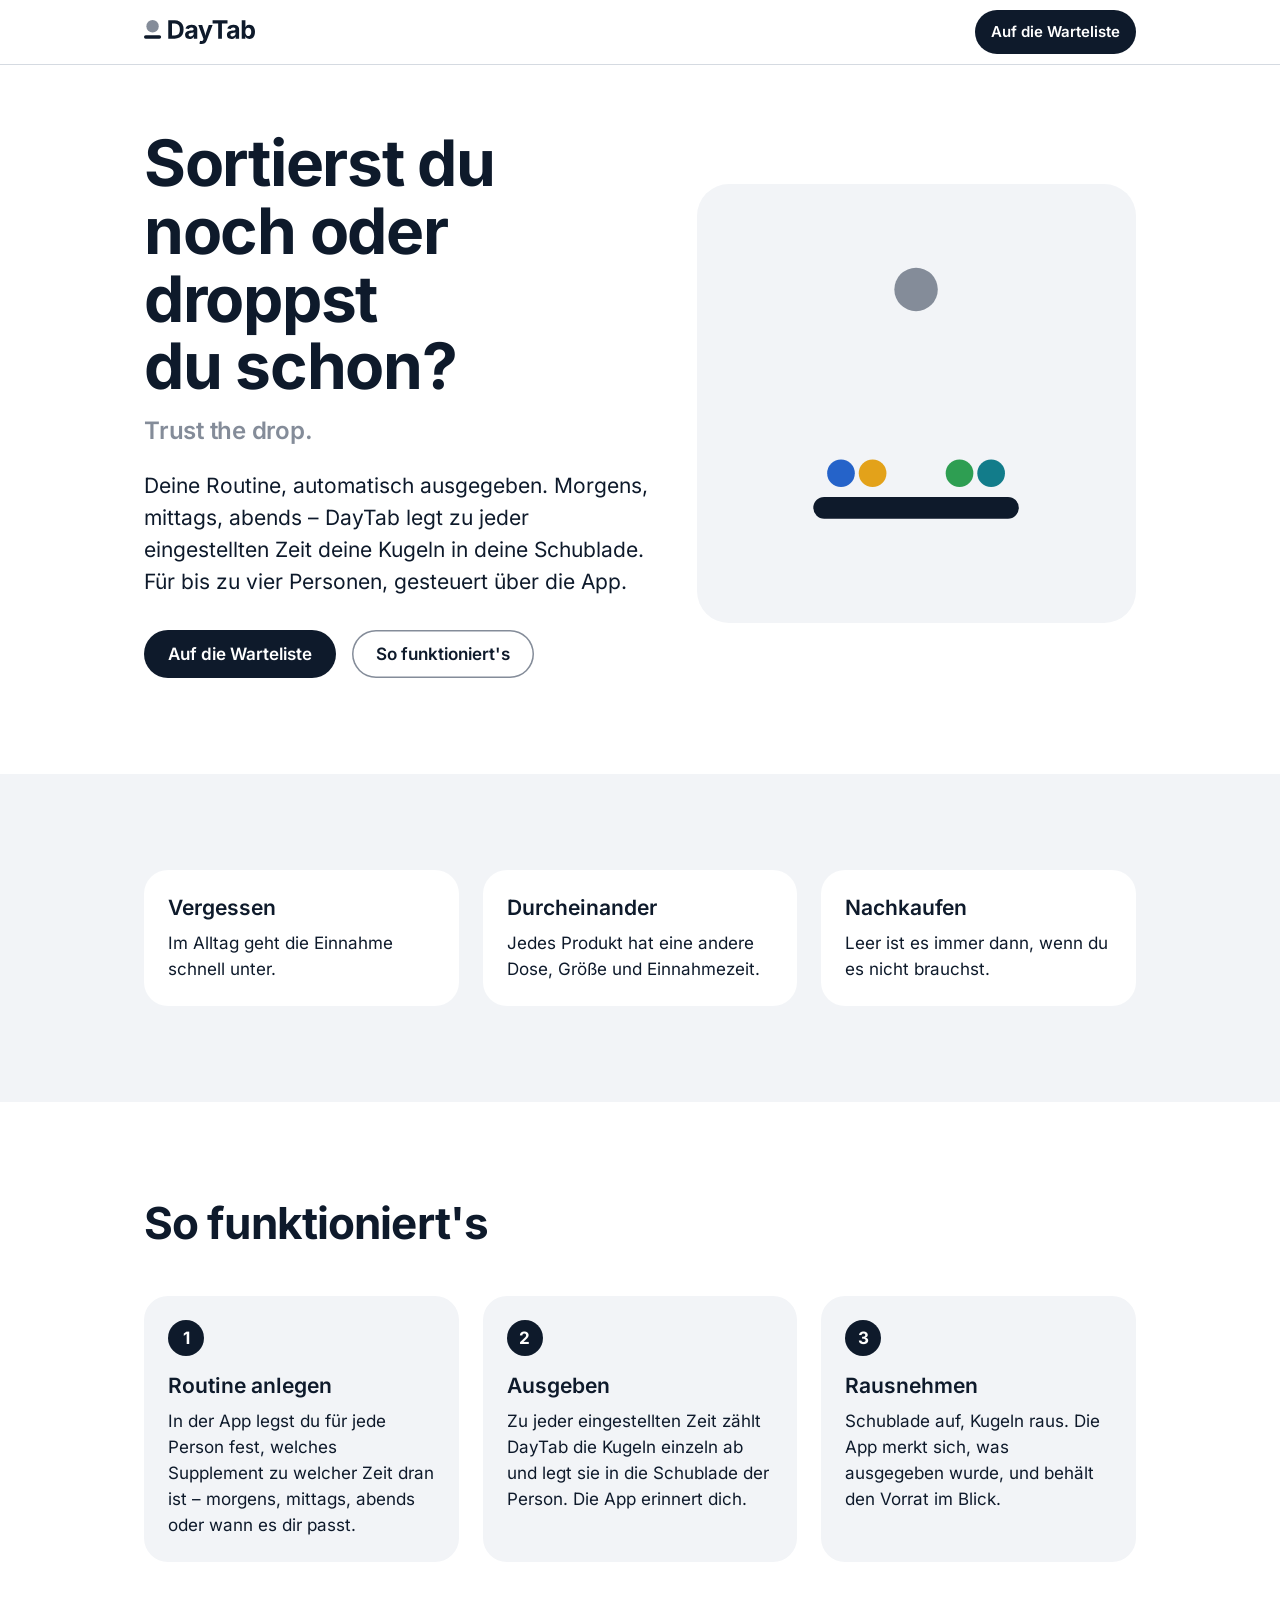
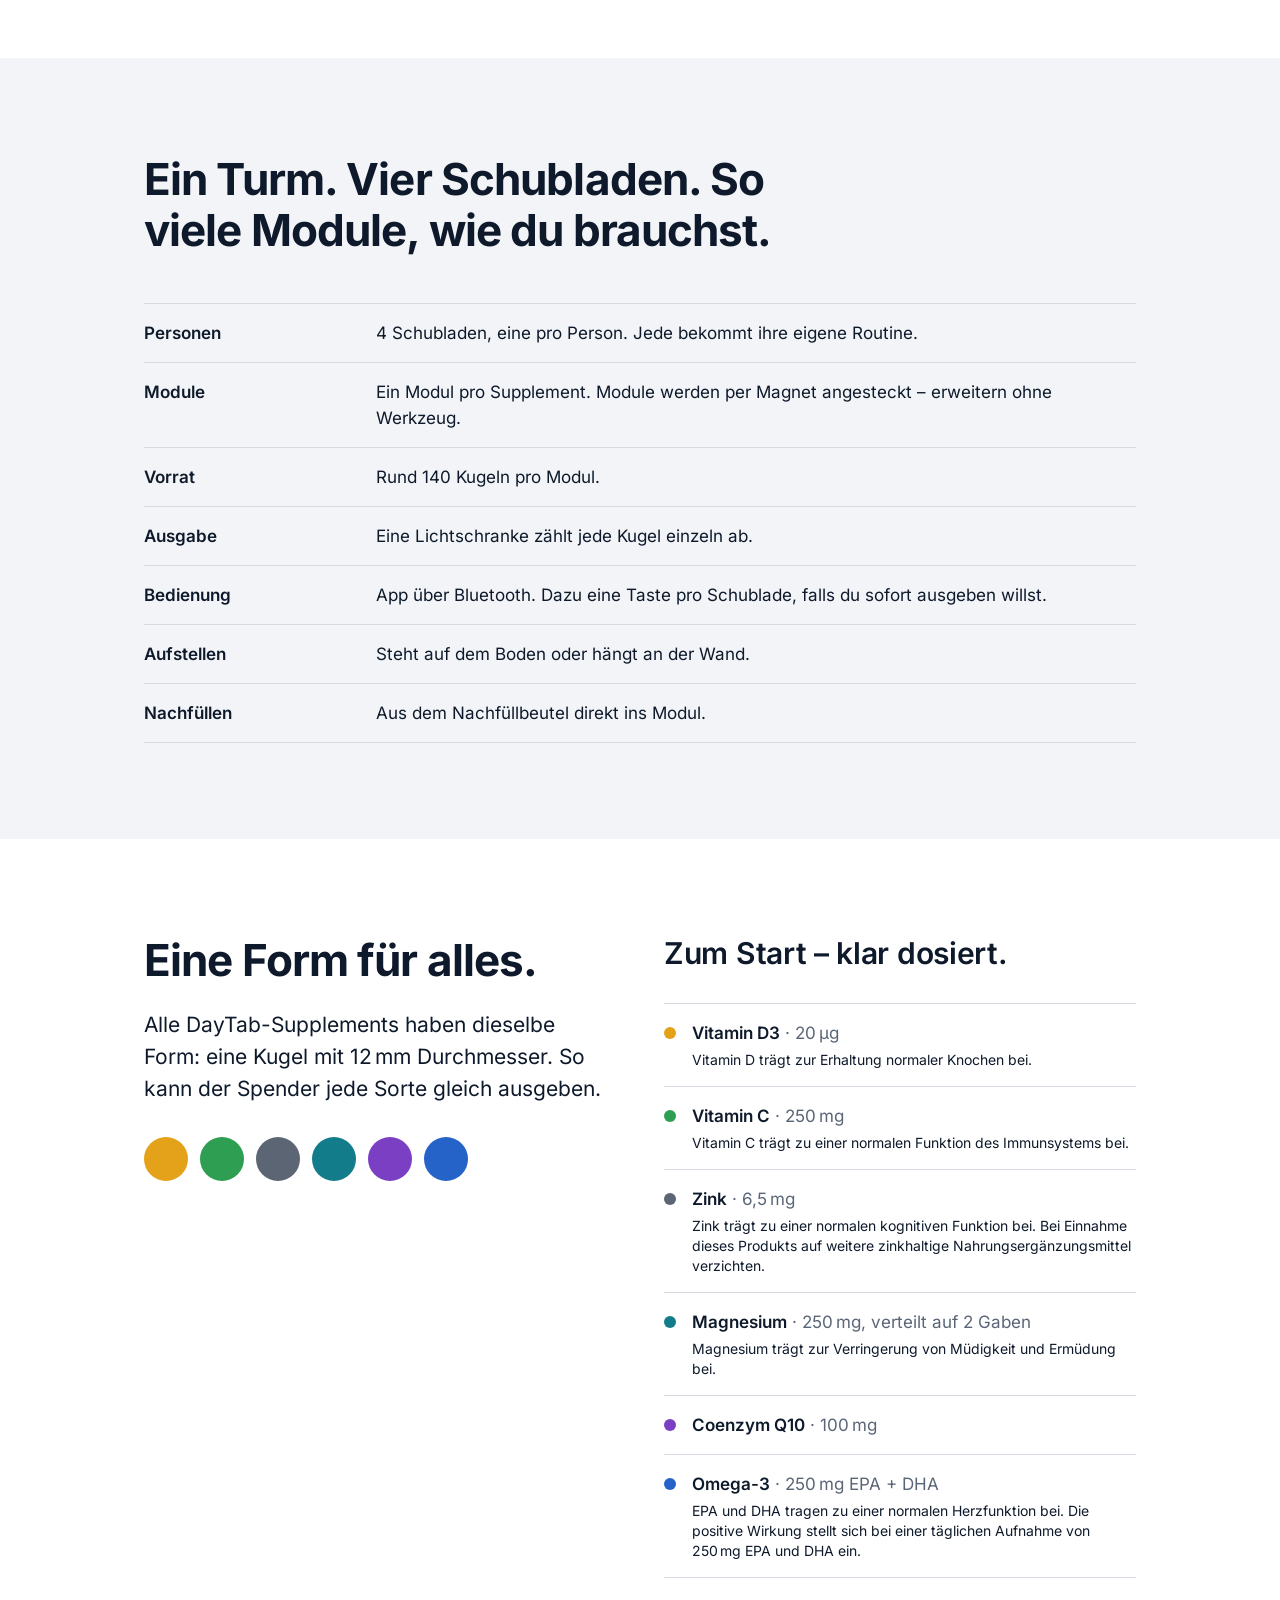
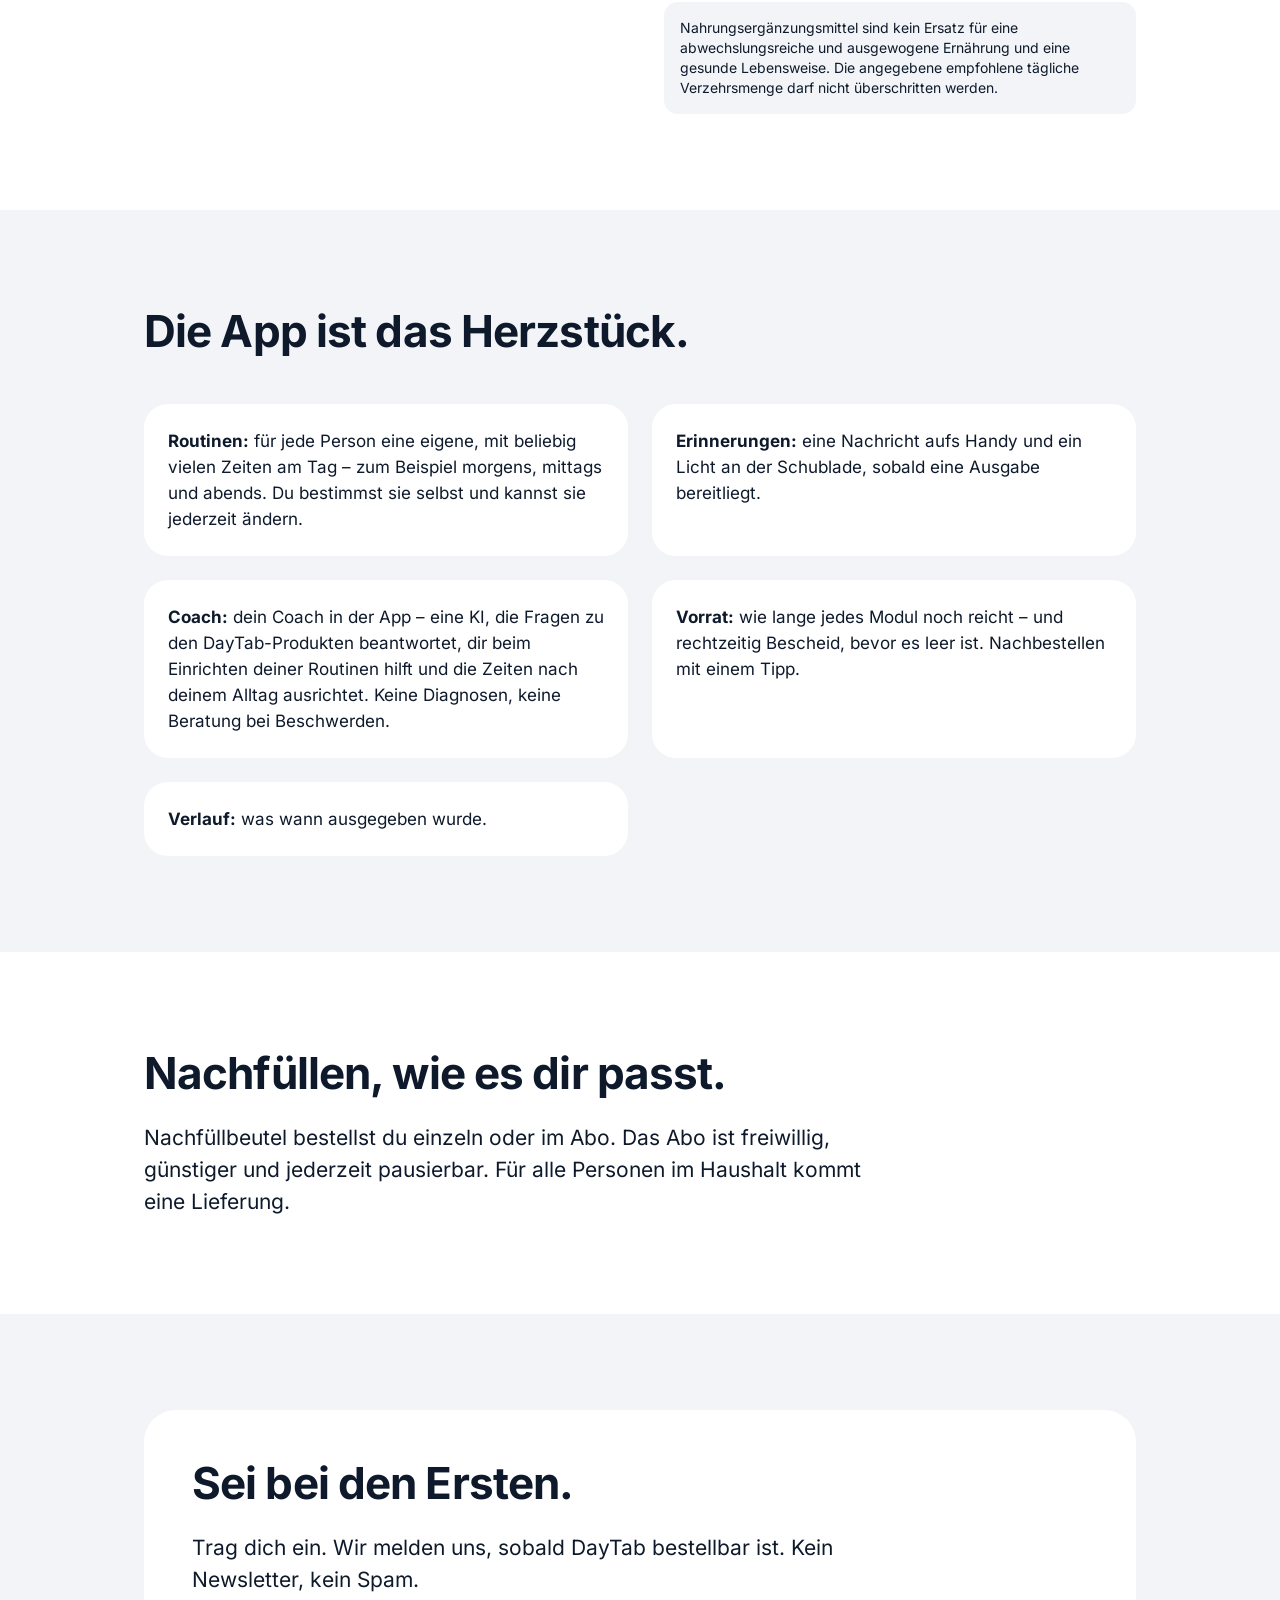
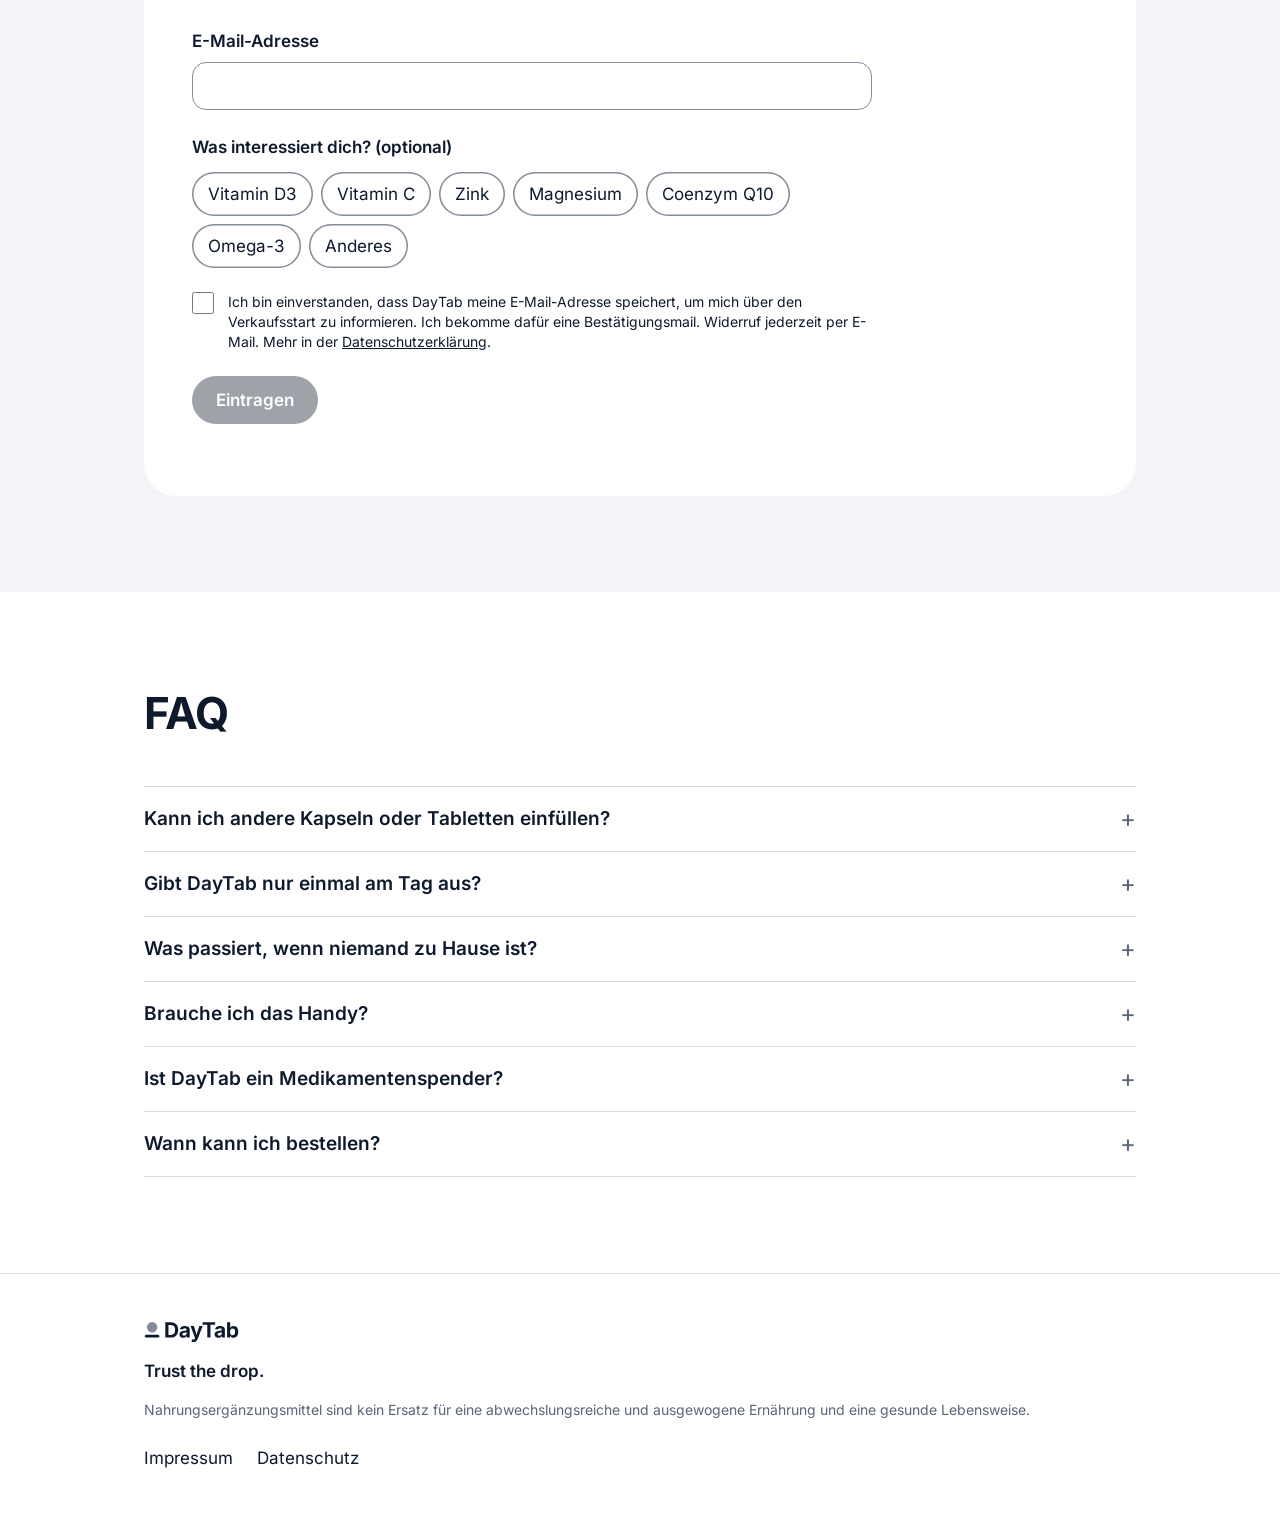
<file: index.html>
<!doctype html>
<html lang="de">
<head>
<meta charset="utf-8">
<meta name="viewport" content="width=device-width, initial-scale=1">
<title>DayTab – Deine Supplements, automatisch ausgegeben</title>
<meta name="description" content="DayTab gibt deine Supplements nach deiner Routine aus – zu mehreren Zeiten am Tag, für bis zu vier Personen. Jetzt auf die Warteliste.">
<meta property="og:title" content="DayTab – Deine Supplements, automatisch ausgegeben">
<meta property="og:description" content="DayTab gibt deine Supplements nach deiner Routine aus – zu mehreren Zeiten am Tag, für bis zu vier Personen. Jetzt auf die Warteliste.">
<link rel="icon" href="/assets/daytab-zeichen.svg" type="image/svg+xml">
<link rel="preload" href="/assets/fonts/inter-latin-400.woff2" as="font" type="font/woff2" crossorigin>
<link rel="preload" href="/assets/fonts/inter-latin-700.woff2" as="font" type="font/woff2" crossorigin>
<link rel="stylesheet" href="/assets/site.css">
<style>
/* Seiten-Styles, nur Tokens aus site.css */
.skip{position:absolute;left:-9999px}
.skip:focus{left:var(--space-4);top:var(--space-4);z-index:10;background:var(--surface);padding:var(--space-2) var(--space-4);border-radius:var(--radius-s)}
header.top{position:sticky;top:0;z-index:5;background:rgba(255,255,255,.88);-webkit-backdrop-filter:saturate(180%) blur(16px);backdrop-filter:saturate(180%) blur(16px);border-bottom:1px solid var(--line)}
header.top .wrap{display:flex;align-items:center;justify-content:space-between;min-height:64px}
.logo{display:inline-flex;align-items:center;min-height:44px}
.logo img{width:112px;height:auto}
section{padding:var(--space-24) 0}
section.mist{background:var(--surface-mist)}
h1,h2,h3{margin:0;text-wrap:balance}
.display{font-size:clamp(40px,7vw,64px);line-height:1.06;font-weight:700;letter-spacing:-.02em}
.h1{font-size:clamp(32px,5vw,44px);line-height:1.14;font-weight:700;letter-spacing:-.02em}
.h2{font-size:clamp(24px,3.4vw,30px);line-height:1.2;font-weight:600;letter-spacing:-.01em}
.h3{font-size:21px;line-height:28px;font-weight:600}
.claim-hero{font-size:24px;line-height:30px;font-weight:600;letter-spacing:-.01em;color:var(--brand-silver);margin:var(--space-4) 0 0}
.claim-foot{font-weight:600;color:var(--ink)}
.lead{font-size:21px;line-height:32px;color:var(--ink);max-width:36em;margin:var(--space-6) 0 0}
p{margin:0}
.muted{color:var(--ink-muted)}
.small{font-size:14px;line-height:20px}
.label{font-size:13px;line-height:16px;font-weight:600;letter-spacing:.06em;text-transform:uppercase;color:var(--ink-muted)}
.btn{display:inline-flex;align-items:center;justify-content:center;font:inherit;font-size:17px;font-weight:600;line-height:20px;min-height:48px;padding:0 var(--space-6);border-radius:var(--radius-pill);border:0;cursor:pointer;text-decoration:none}
.btn-primary{background:var(--action);color:var(--on-action)}
.btn-secondary{background:transparent;color:var(--ink);box-shadow:inset 0 0 0 1.5px var(--line-strong)}
.btn:disabled{opacity:.4;cursor:default}
.btn-small{min-height:44px;font-size:15px;padding:0 var(--space-4)}

/* Hero */
.hero{padding:var(--space-16) 0 var(--space-24)}
.hero-grid{display:grid;gap:var(--space-12);align-items:center}
@media(min-width:900px){.hero-grid{grid-template-columns:1.15fr 1fr}}
.hero .actions{margin-top:var(--space-8);display:flex;flex-wrap:wrap;gap:var(--space-4)}
.stage{background:var(--surface-mist);border-radius:var(--radius-xl);aspect-ratio:1/1;display:flex;align-items:center;justify-content:center}
.stage svg{width:72%;height:auto}
@media (prefers-reduced-motion:no-preference){
  .drop{animation:drop 3.2s cubic-bezier(.5,0,.75,0) infinite}
  @keyframes drop{0%,15%{transform:translateY(0);opacity:1}55%{transform:translateY(212px);opacity:1}62%,100%{transform:translateY(212px);opacity:0}}
}

/* Karten, Schritte */
.cards{display:grid;gap:var(--space-6);margin-top:var(--space-12)}
@media(min-width:760px){.cards{grid-template-columns:repeat(3,1fr)}}
.card{background:var(--surface-mist);border-radius:var(--radius-l);padding:var(--space-6)}
section.mist .card{background:var(--surface)}
.card p{margin-top:var(--space-2)}
.cards.first{margin-top:0}
.step-no{display:inline-flex;align-items:center;justify-content:center;width:36px;height:36px;border-radius:50%;background:var(--action);color:var(--on-action);font-weight:700;font-size:17px;margin-bottom:var(--space-4)}

/* Spender */
.specs{margin:var(--space-12) 0 0;padding:0;border-top:1px solid var(--line)}
.specs div{display:grid;gap:var(--space-1) var(--space-8);padding:var(--space-4) 0;border-bottom:1px solid var(--line)}
@media(min-width:760px){.specs div{grid-template-columns:200px 1fr}}
.specs dt{font-weight:600}
.specs dd{margin:0}

/* Kugeln */
.two{display:grid;gap:var(--space-12)}
@media(min-width:900px){.two{grid-template-columns:1fr 1fr;align-items:start}}
.sortiment{list-style:none;margin:var(--space-8) 0 0;padding:0;border-top:1px solid var(--line)}
.sortiment li{display:grid;grid-template-columns:16px 1fr;gap:var(--space-1) var(--space-3);padding:var(--space-4) 0;border-bottom:1px solid var(--line)}
.dot{width:12px;height:12px;border-radius:50%;margin-top:7px}
.sortiment .name{font-weight:600}
.sortiment .menge{color:var(--ink-muted)}
.sortiment .claim{grid-column:2;font-size:14px;line-height:20px}
.pflicht{margin-top:var(--space-6);background:var(--surface);border-radius:var(--radius-m);padding:var(--space-4);font-size:14px;line-height:20px}
section.mist .pflicht{background:var(--surface)}
.ball-row{display:flex;flex-wrap:wrap;gap:var(--space-3);margin-top:var(--space-8)}
.ball-row span{width:44px;height:44px;border-radius:50%}

/* App */
.points{list-style:none;margin:var(--space-12) 0 0;padding:0;display:grid;gap:var(--space-6)}
@media(min-width:760px){.points{grid-template-columns:1fr 1fr}}
.points li{background:var(--surface-mist);border-radius:var(--radius-l);padding:var(--space-6)}

/* Warteliste */
.wl{background:var(--surface);border-radius:var(--radius-xl);padding:var(--space-8)}
@media(min-width:760px){.wl{padding:var(--space-12)}}
.wl form{margin-top:var(--space-8);display:grid;gap:var(--space-6);max-width:40em}
.field label{display:block;font-weight:600;margin-bottom:var(--space-2)}
.field input[type=email]{width:100%;font:inherit;min-height:48px;padding:0 var(--space-4);border-radius:var(--radius-m);border:1.5px solid var(--line-strong);background:var(--surface);color:var(--ink)}
fieldset{border:0;margin:0;padding:0}
legend{font-weight:600;margin-bottom:var(--space-3);padding:0}
.chips{display:flex;flex-wrap:wrap;gap:var(--space-2)}
.chip{position:relative}
.chip input{position:absolute;opacity:0;width:1px;height:1px}
.chip span{display:inline-flex;align-items:center;min-height:44px;padding:0 var(--space-4);border-radius:var(--radius-pill);box-shadow:inset 0 0 0 1.5px var(--line-strong);cursor:pointer;user-select:none}
.chip input:checked+span{background:var(--ink);color:var(--surface);box-shadow:none}
.chip input:focus-visible+span{outline:2px solid var(--focus);outline-offset:2px}
.consent{display:grid;grid-template-columns:24px 1fr;gap:var(--space-3);align-items:start;font-size:14px;line-height:20px}
.consent input{width:22px;height:22px;margin:0;accent-color:var(--ink)}
.status{font-weight:600}
.status.ok{color:var(--signal-ok)}
.status.err{color:var(--signal-error)}

/* FAQ */
.faq{margin-top:var(--space-12);border-top:1px solid var(--line)}
.faq details{border-bottom:1px solid var(--line)}
.faq summary{cursor:pointer;list-style:none;display:flex;justify-content:space-between;align-items:center;gap:var(--space-4);min-height:64px;font-weight:600;font-size:19px}
.faq summary::-webkit-details-marker{display:none}
.faq summary::after{content:"+";font-weight:400;font-size:24px;color:var(--ink-muted)}
.faq details[open] summary::after{content:"−"}
.faq details p{padding:0 0 var(--space-6);max-width:44em}

/* Fußzeile */
footer{border-top:1px solid var(--line);padding:var(--space-12) 0}
footer .wrap{display:grid;gap:var(--space-4)}
footer nav{display:flex;gap:var(--space-6)}
footer nav a{color:var(--ink);text-decoration:none;min-height:44px;display:inline-flex;align-items:center}
footer nav a:hover{text-decoration:underline}
</style>
</head>
<body>
<a class="skip" href="#inhalt">Zum Inhalt</a>

<header class="top">
  <div class="wrap">
    <a class="logo" href="/" aria-label="DayTab Startseite"><img src="/assets/daytab-logo.svg" alt="DayTab" width="112" height="24"></a>
    <a class="btn btn-primary btn-small" href="#warteliste">Auf die Warteliste</a>
  </div>
</header>

<main id="inhalt">

<!-- Hero -->
<section class="hero">
  <div class="wrap hero-grid">
    <div>
      <h1 class="display">Sortierst du noch oder droppst du schon?</h1>
      <p class="claim-hero">Trust the drop.</p>
      <p class="lead">Deine Routine, automatisch ausgegeben. Morgens, mittags, abends – DayTab legt zu jeder eingestellten Zeit deine Kugeln in deine Schublade. Für bis zu vier Personen, gesteuert über die App.</p>
      <div class="actions">
        <a class="btn btn-primary" href="#warteliste">Auf die Warteliste</a>
        <a class="btn btn-secondary" href="#so-funktionierts">So funktioniert's</a>
      </div>
    </div>
    <div class="stage" aria-hidden="true">
      <!-- Grafik: Bildzeichen-Motiv (Kugel über Balken), keine Konstruktion -->
      <svg viewBox="0 0 320 320">
        <circle class="drop" cx="160" cy="44" r="22" fill="#848C99"/>
        <rect x="56" y="254" width="208" height="22" rx="11" fill="#0E1A2B"/>
        <circle cx="84" cy="230" r="14" fill="#2563C9"/>
        <circle cx="116" cy="230" r="14" fill="#E3A21A"/>
        <circle cx="204" cy="230" r="14" fill="#2E9E52"/>
        <circle cx="236" cy="230" r="14" fill="#127C8A"/>
      </svg>
    </div>
  </div>
</section>

<!-- Problem -->
<section class="mist" aria-label="Warum DayTab">
  <div class="wrap">
    <div class="cards first">
      <div class="card"><h2 class="h3">Vergessen</h2><p>Im Alltag geht die Einnahme schnell unter.</p></div>
      <div class="card"><h2 class="h3">Durcheinander</h2><p>Jedes Produkt hat eine andere Dose, Größe und Einnahmezeit.</p></div>
      <div class="card"><h2 class="h3">Nachkaufen</h2><p>Leer ist es immer dann, wenn du es nicht brauchst.</p></div>
    </div>
  </div>
</section>

<!-- So funktioniert's -->
<section id="so-funktionierts">
  <div class="wrap">
    <h2 class="h1">So funktioniert's</h2>
    <div class="cards">
      <div class="card"><span class="step-no">1</span><h3 class="h3">Routine anlegen</h3><p>In der App legst du für jede Person fest, welches Supplement zu welcher Zeit dran ist – morgens, mittags, abends oder wann es dir passt.</p></div>
      <div class="card"><span class="step-no">2</span><h3 class="h3">Ausgeben</h3><p>Zu jeder eingestellten Zeit zählt DayTab die Kugeln einzeln ab und legt sie in die Schublade der Person. Die App erinnert dich.</p></div>
      <div class="card"><span class="step-no">3</span><h3 class="h3">Rausnehmen</h3><p>Schublade auf, Kugeln raus. Die App merkt sich, was ausgegeben wurde, und behält den Vorrat im Blick.</p></div>
    </div>
  </div>
</section>

<!-- Der Spender -->
<section class="mist" id="spender">
  <div class="wrap">
    <h2 class="h1">Ein Turm. Vier Schubladen. So viele Module, wie du brauchst.</h2>
    <dl class="specs">
      <div><dt>Personen</dt><dd>4 Schubladen, eine pro Person. Jede bekommt ihre eigene Routine.</dd></div>
      <div><dt>Module</dt><dd>Ein Modul pro Supplement. Module werden per Magnet angesteckt – erweitern ohne Werkzeug.</dd></div>
      <div><dt>Vorrat</dt><dd>Rund 140 Kugeln pro Modul.</dd></div>
      <div><dt>Ausgabe</dt><dd>Eine Lichtschranke zählt jede Kugel einzeln ab.</dd></div>
      <div><dt>Bedienung</dt><dd>App über Bluetooth. Dazu eine Taste pro Schublade, falls du sofort ausgeben willst.</dd></div>
      <div><dt>Aufstellen</dt><dd>Steht auf dem Boden oder hängt an der Wand.</dd></div>
      <div><dt>Nachfüllen</dt><dd>Aus dem Nachfüllbeutel direkt ins Modul.</dd></div>
    </dl>
  </div>
</section>

<!-- Die Kugeln -->
<section id="kugeln">
  <div class="wrap two">
    <div>
      <h2 class="h1">Eine Form für alles.</h2>
      <p class="lead">Alle DayTab-Supplements haben dieselbe Form: eine Kugel mit 12&#8239;mm Durchmesser. So kann der Spender jede Sorte gleich ausgeben.</p>
      <div class="ball-row" aria-hidden="true">
        <span style="background:var(--produkt-d3)"></span><span style="background:var(--produkt-vitc)"></span><span style="background:var(--produkt-zink)"></span><span style="background:var(--produkt-mg)"></span><span style="background:var(--produkt-q10)"></span><span style="background:var(--produkt-omega3)"></span>
      </div>
    </div>
    <div>
      <h3 class="h2">Zum Start – klar dosiert.</h3>
      <ul class="sortiment">
        <li><span class="dot" style="background:var(--produkt-d3)"></span><p><span class="name">Vitamin D3</span> <span class="menge">· 20&#8239;µg</span></p><p class="claim">Vitamin D trägt zur Erhaltung normaler Knochen bei.</p></li>
        <li><span class="dot" style="background:var(--produkt-vitc)"></span><p><span class="name">Vitamin C</span> <span class="menge">· 250&#8239;mg</span></p><p class="claim">Vitamin C trägt zu einer normalen Funktion des Immunsystems bei.</p></li>
        <li><span class="dot" style="background:var(--produkt-zink)"></span><p><span class="name">Zink</span> <span class="menge">· 6,5&#8239;mg</span></p><p class="claim">Zink trägt zu einer normalen kognitiven Funktion bei. Bei Einnahme dieses Produkts auf weitere zinkhaltige Nahrungsergänzungsmittel verzichten.</p></li>
        <li><span class="dot" style="background:var(--produkt-mg)"></span><p><span class="name">Magnesium</span> <span class="menge">· 250&#8239;mg, verteilt auf 2 Gaben</span></p><p class="claim">Magnesium trägt zur Verringerung von Müdigkeit und Ermüdung bei.</p></li>
        <li><span class="dot" style="background:var(--produkt-q10)"></span><p><span class="name">Coenzym Q10</span> <span class="menge">· 100&#8239;mg</span></p></li>
        <li><span class="dot" style="background:var(--produkt-omega3)"></span><p><span class="name">Omega-3</span> <span class="menge">· 250&#8239;mg EPA + DHA</span></p><p class="claim">EPA und DHA tragen zu einer normalen Herzfunktion bei. Die positive Wirkung stellt sich bei einer täglichen Aufnahme von 250&#8239;mg EPA und DHA ein.</p></li>
      </ul>
      <p class="pflicht" style="background:var(--surface-mist)">Nahrungsergänzungsmittel sind kein Ersatz für eine abwechslungsreiche und ausgewogene Ernährung und eine gesunde Lebensweise. Die angegebene empfohlene tägliche Verzehrsmenge darf nicht überschritten werden.</p>
    </div>
  </div>
</section>

<!-- App -->
<section class="mist" id="app">
  <div class="wrap">
    <h2 class="h1">Die App ist das Herzstück.</h2>
    <ul class="points">
      <li style="background:var(--surface)"><strong>Routinen:</strong> für jede Person eine eigene, mit beliebig vielen Zeiten am Tag – zum Beispiel morgens, mittags und abends. Du bestimmst sie selbst und kannst sie jederzeit ändern.</li>
      <li style="background:var(--surface)"><strong>Erinnerungen:</strong> eine Nachricht aufs Handy und ein Licht an der Schublade, sobald eine Ausgabe bereitliegt.</li>
      <li style="background:var(--surface)"><strong>Coach:</strong> dein Coach in der App – eine KI, die Fragen zu den DayTab-Produkten beantwortet, dir beim Einrichten deiner Routinen hilft und die Zeiten nach deinem Alltag ausrichtet. Keine Diagnosen, keine Beratung bei Beschwerden.</li>
      <li style="background:var(--surface)"><strong>Vorrat:</strong> wie lange jedes Modul noch reicht – und rechtzeitig Bescheid, bevor es leer ist. Nachbestellen mit einem Tipp.</li>
      <li style="background:var(--surface)"><strong>Verlauf:</strong> was wann ausgegeben wurde.</li>
    </ul>
  </div>
</section>

<!-- Abo -->
<section id="abo">
  <div class="wrap">
    <h2 class="h1">Nachfüllen, wie es dir passt.</h2>
    <p class="lead">Nachfüllbeutel bestellst du einzeln oder im Abo. Das Abo ist freiwillig, günstiger und jederzeit pausierbar. Für alle Personen im Haushalt kommt eine Lieferung.</p>
  </div>
</section>

<!-- Warteliste -->
<section class="mist" id="warteliste">
  <div class="wrap">
    <div class="wl">
      <h2 class="h1">Sei bei den Ersten.</h2>
      <p class="lead">Trag dich ein. Wir melden uns, sobald DayTab bestellbar ist. Kein Newsletter, kein Spam.</p>
      <form id="wl-form" novalidate>
        <div class="field">
          <label for="wl-email">E-Mail-Adresse</label>
          <input id="wl-email" name="email" type="email" autocomplete="email" required>
        </div>
        <fieldset>
          <legend>Was interessiert dich? (optional)</legend>
          <div class="chips">
            <label class="chip"><input type="checkbox" name="interests" value="Vitamin D3"><span>Vitamin D3</span></label>
            <label class="chip"><input type="checkbox" name="interests" value="Vitamin C"><span>Vitamin C</span></label>
            <label class="chip"><input type="checkbox" name="interests" value="Zink"><span>Zink</span></label>
            <label class="chip"><input type="checkbox" name="interests" value="Magnesium"><span>Magnesium</span></label>
            <label class="chip"><input type="checkbox" name="interests" value="Coenzym Q10"><span>Coenzym Q10</span></label>
            <label class="chip"><input type="checkbox" name="interests" value="Omega-3"><span>Omega-3</span></label>
            <label class="chip"><input type="checkbox" name="interests" value="Anderes"><span>Anderes</span></label>
          </div>
        </fieldset>
        <label class="consent"><input type="checkbox" name="consent" id="wl-consent" required><span>Ich bin einverstanden, dass DayTab meine E-Mail-Adresse speichert, um mich über den Verkaufsstart zu informieren. Ich bekomme dafür eine Bestätigungsmail. Widerruf jederzeit per E-Mail. Mehr in der <a href="/datenschutz">Datenschutzerklärung</a>.</span></label>
        <div><button class="btn btn-primary" type="submit" id="wl-submit" disabled>Eintragen</button></div>
        <p class="status" id="wl-status" role="status" aria-live="polite"></p>
      </form>
    </div>
  </div>
</section>

<!-- FAQ -->
<section id="faq">
  <div class="wrap">
    <h2 class="h1">FAQ</h2>
    <div class="faq">
      <details><summary>Kann ich andere Kapseln oder Tabletten einfüllen?</summary><p>Nein. DayTab ist auf die DayTab-Kugeln abgestimmt. Nur damit kann der Spender jede Kugel einzeln ausgeben.</p></details>
      <details><summary>Gibt DayTab nur einmal am Tag aus?</summary><p>Nein. Jede Person hat ihre eigene Routine mit so vielen Zeiten, wie sie braucht – zum Beispiel morgens, mittags und abends.</p></details>
      <details><summary>Was passiert, wenn niemand zu Hause ist?</summary><p>Die Kugeln bleiben im Modul, bis die eingestellte Zeit kommt. Dann landen sie in der Schublade der Person. Die App zeigt, was noch nicht entnommen wurde.</p></details>
      <details><summary>Brauche ich das Handy?</summary><p>Zum Einrichten ja. Danach läuft DayTab nach deiner Routine auch ohne Handy. Die Tasten am Gerät geben sofort aus.</p></details>
      <details><summary>Ist DayTab ein Medikamentenspender?</summary><p>Nein. DayTab ist für Nahrungsergänzungsmittel gedacht.</p></details>
      <details><summary>Wann kann ich bestellen?</summary><p>Wir arbeiten am Verkaufsstart. Auf der Warteliste erfährst du es zuerst.</p></details>
    </div>
  </div>
</section>

</main>

<footer>
  <div class="wrap">
    <img src="/assets/daytab-logo.svg" alt="DayTab" width="96" height="20">
    <p class="claim-foot">Trust the drop.</p>
    <p class="small muted">Nahrungsergänzungsmittel sind kein Ersatz für eine abwechslungsreiche und ausgewogene Ernährung und eine gesunde Lebensweise.</p>
    <nav aria-label="Rechtliches"><a href="/impressum">Impressum</a><a href="/datenschutz">Datenschutz</a></nav>
  </div>
</footer>

<script>
(function(){
  // Warteliste: sendet an /api/warteliste (Pages Function, Double-Opt-in). Backend folgt (DT-35).
  var f=document.getElementById('wl-form'),email=document.getElementById('wl-email'),consent=document.getElementById('wl-consent'),
      btn=document.getElementById('wl-submit'),status=document.getElementById('wl-status');
  var T={sent:'Fast geschafft! Wir haben dir eine E-Mail geschickt. Bitte bestätige deine Adresse über den Link darin.',
         dup:'Du stehst schon auf der Warteliste.',err:'Das hat nicht geklappt. Bitte versuch es später noch einmal.'};
  function upd(){btn.disabled=!(consent.checked&&email.value.trim()!=='');}
  email.addEventListener('input',upd);consent.addEventListener('change',upd);upd();
  function show(t,ok){status.textContent=t;status.className='status '+(ok?'ok':'err');}
  f.addEventListener('submit',function(e){
    e.preventDefault();
    if(!email.checkValidity()||!consent.checked){email.focus();return;}
    var interests=[].map.call(f.querySelectorAll('input[name=interests]:checked'),function(i){return i.value;});
    btn.disabled=true;status.textContent='';
    fetch('/api/warteliste',{method:'POST',headers:{'Content-Type':'application/json'},
      body:JSON.stringify({email:email.value.trim().toLowerCase(),interests:interests,consent:true})})
    .then(function(r){
      if(r.ok){show(T.sent,true);f.reset();}
      else if(r.status===409){show(T.dup,true);}
      else{show(T.err,false);}
    }).catch(function(){show(T.err,false);}).then(upd);
  });
})();
</script>
</body>
</html>
</file>
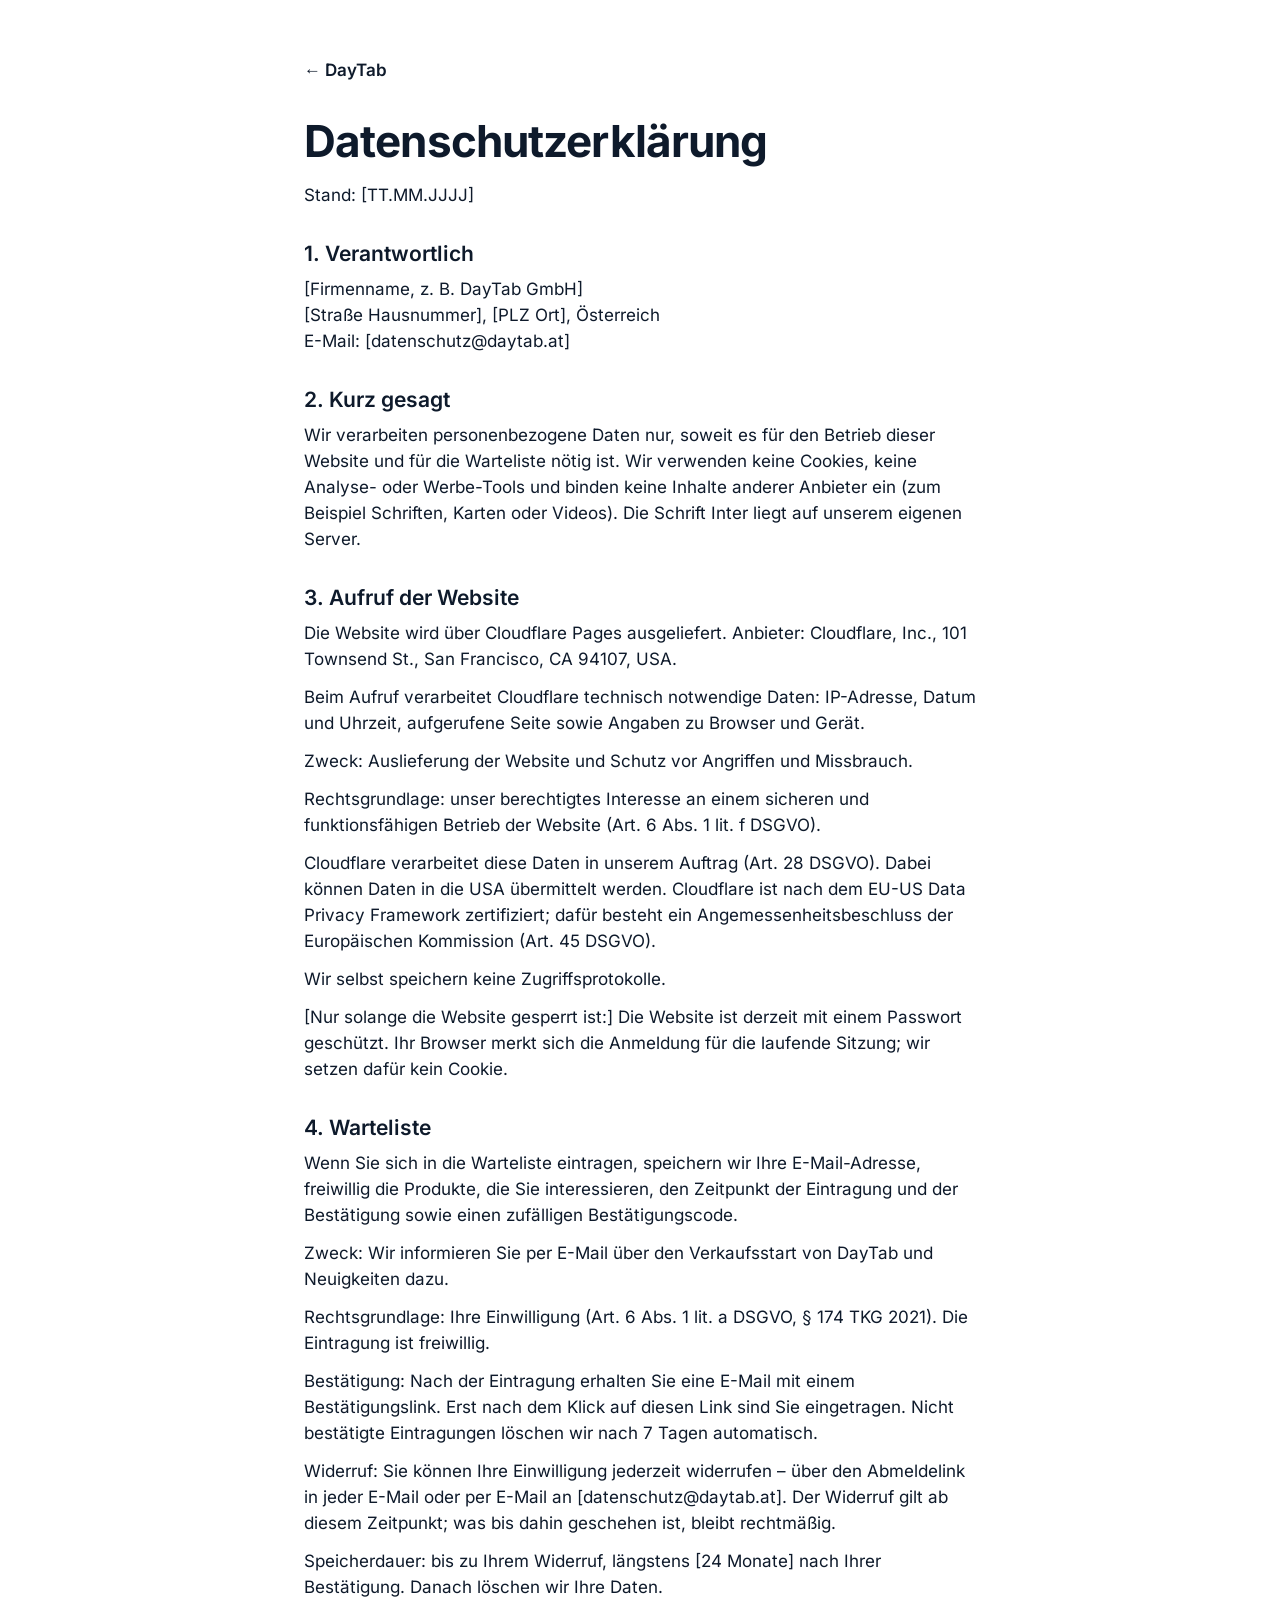
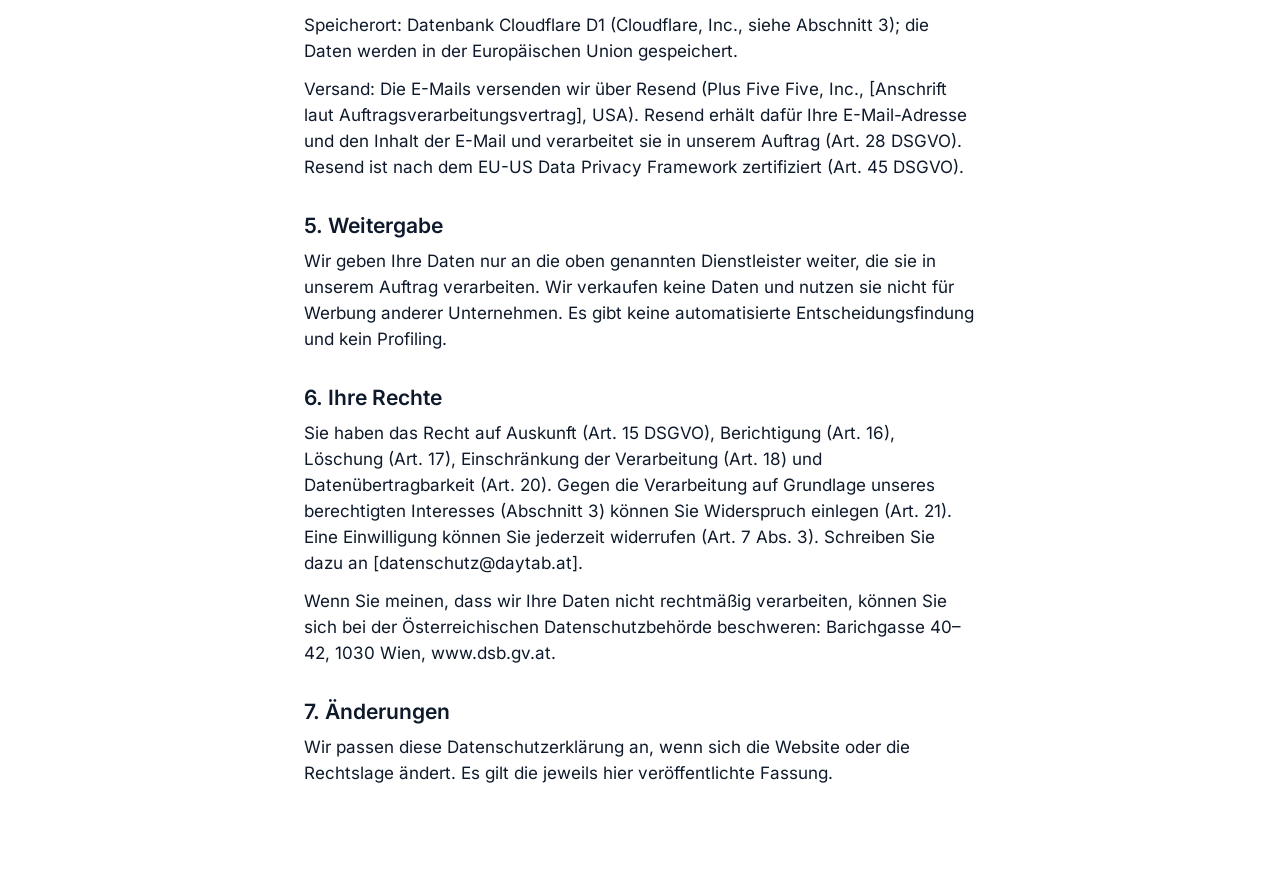
<file: datenschutz.html>
<!doctype html>
<html lang="de">
<head>
<meta charset="utf-8">
<meta name="viewport" content="width=device-width, initial-scale=1">
<title>Datenschutz – DayTab</title>
<meta name="robots" content="noindex">
<link rel="icon" href="/assets/daytab-zeichen.svg" type="image/svg+xml">
<link rel="stylesheet" href="/assets/site.css">
<link rel="stylesheet" href="/assets/legal.css">
</head>
<body>
<main class="legal">
  <a class="back" href="/">← DayTab</a>
  <h1>Datenschutzerklärung</h1>
  <p>Stand: [TT.MM.JJJJ]</p>

  <h2>1. Verantwortlich</h2>
  <p>[Firmenname, z. B. DayTab GmbH]<br>
  [Straße Hausnummer], [PLZ Ort], Österreich<br>
  E-Mail: [datenschutz@daytab.at]</p>

  <h2>2. Kurz gesagt</h2>
  <p>Wir verarbeiten personenbezogene Daten nur, soweit es für den Betrieb dieser Website und für die Warteliste nötig ist. Wir verwenden keine Cookies, keine Analyse- oder Werbe-Tools und binden keine Inhalte anderer Anbieter ein (zum Beispiel Schriften, Karten oder Videos). Die Schrift Inter liegt auf unserem eigenen Server.</p>

  <h2>3. Aufruf der Website</h2>
  <p>Die Website wird über Cloudflare Pages ausgeliefert. Anbieter: Cloudflare, Inc., 101 Townsend St., San Francisco, CA 94107, USA.</p>
  <p>Beim Aufruf verarbeitet Cloudflare technisch notwendige Daten: IP-Adresse, Datum und Uhrzeit, aufgerufene Seite sowie Angaben zu Browser und Gerät.</p>
  <p>Zweck: Auslieferung der Website und Schutz vor Angriffen und Missbrauch.</p>
  <p>Rechtsgrundlage: unser berechtigtes Interesse an einem sicheren und funktionsfähigen Betrieb der Website (Art. 6 Abs. 1 lit. f DSGVO).</p>
  <p>Cloudflare verarbeitet diese Daten in unserem Auftrag (Art. 28 DSGVO). Dabei können Daten in die USA übermittelt werden. Cloudflare ist nach dem EU-US Data Privacy Framework zertifiziert; dafür besteht ein Angemessenheitsbeschluss der Europäischen Kommission (Art. 45 DSGVO).</p>
  <p>Wir selbst speichern keine Zugriffsprotokolle.</p>
  <p>[Nur solange die Website gesperrt ist:] Die Website ist derzeit mit einem Passwort geschützt. Ihr Browser merkt sich die Anmeldung für die laufende Sitzung; wir setzen dafür kein Cookie.</p>

  <h2>4. Warteliste</h2>
  <p>Wenn Sie sich in die Warteliste eintragen, speichern wir Ihre E-Mail-Adresse, freiwillig die Produkte, die Sie interessieren, den Zeitpunkt der Eintragung und der Bestätigung sowie einen zufälligen Bestätigungscode.</p>
  <p>Zweck: Wir informieren Sie per E-Mail über den Verkaufsstart von DayTab und Neuigkeiten dazu.</p>
  <p>Rechtsgrundlage: Ihre Einwilligung (Art. 6 Abs. 1 lit. a DSGVO, § 174 TKG 2021). Die Eintragung ist freiwillig.</p>
  <p>Bestätigung: Nach der Eintragung erhalten Sie eine E-Mail mit einem Bestätigungslink. Erst nach dem Klick auf diesen Link sind Sie eingetragen. Nicht bestätigte Eintragungen löschen wir nach 7 Tagen automatisch.</p>
  <p>Widerruf: Sie können Ihre Einwilligung jederzeit widerrufen – über den Abmeldelink in jeder E-Mail oder per E-Mail an [datenschutz@daytab.at]. Der Widerruf gilt ab diesem Zeitpunkt; was bis dahin geschehen ist, bleibt rechtmäßig.</p>
  <p>Speicherdauer: bis zu Ihrem Widerruf, längstens [24 Monate] nach Ihrer Bestätigung. Danach löschen wir Ihre Daten.</p>
  <p>Speicherort: Datenbank Cloudflare D1 (Cloudflare, Inc., siehe Abschnitt 3); die Daten werden in der Europäischen Union gespeichert.</p>
  <p>Versand: Die E-Mails versenden wir über Resend (Plus Five Five, Inc., [Anschrift laut Auftragsverarbeitungsvertrag], USA). Resend erhält dafür Ihre E-Mail-Adresse und den Inhalt der E-Mail und verarbeitet sie in unserem Auftrag (Art. 28 DSGVO). Resend ist nach dem EU-US Data Privacy Framework zertifiziert (Art. 45 DSGVO).</p>

  <h2>5. Weitergabe</h2>
  <p>Wir geben Ihre Daten nur an die oben genannten Dienstleister weiter, die sie in unserem Auftrag verarbeiten. Wir verkaufen keine Daten und nutzen sie nicht für Werbung anderer Unternehmen. Es gibt keine automatisierte Entscheidungsfindung und kein Profiling.</p>

  <h2>6. Ihre Rechte</h2>
  <p>Sie haben das Recht auf Auskunft (Art. 15 DSGVO), Berichtigung (Art. 16), Löschung (Art. 17), Einschränkung der Verarbeitung (Art. 18) und Datenübertragbarkeit (Art. 20). Gegen die Verarbeitung auf Grundlage unseres berechtigten Interesses (Abschnitt 3) können Sie Widerspruch einlegen (Art. 21). Eine Einwilligung können Sie jederzeit widerrufen (Art. 7 Abs. 3). Schreiben Sie dazu an [datenschutz@daytab.at].</p>
  <p>Wenn Sie meinen, dass wir Ihre Daten nicht rechtmäßig verarbeiten, können Sie sich bei der Österreichischen Datenschutzbehörde beschweren: Barichgasse 40–42, 1030 Wien, www.dsb.gv.at.</p>

  <h2>7. Änderungen</h2>
  <p>Wir passen diese Datenschutzerklärung an, wenn sich die Website oder die Rechtslage ändert. Es gilt die jeweils hier veröffentlichte Fassung.</p>
</main>
</body>
</html>
</file>
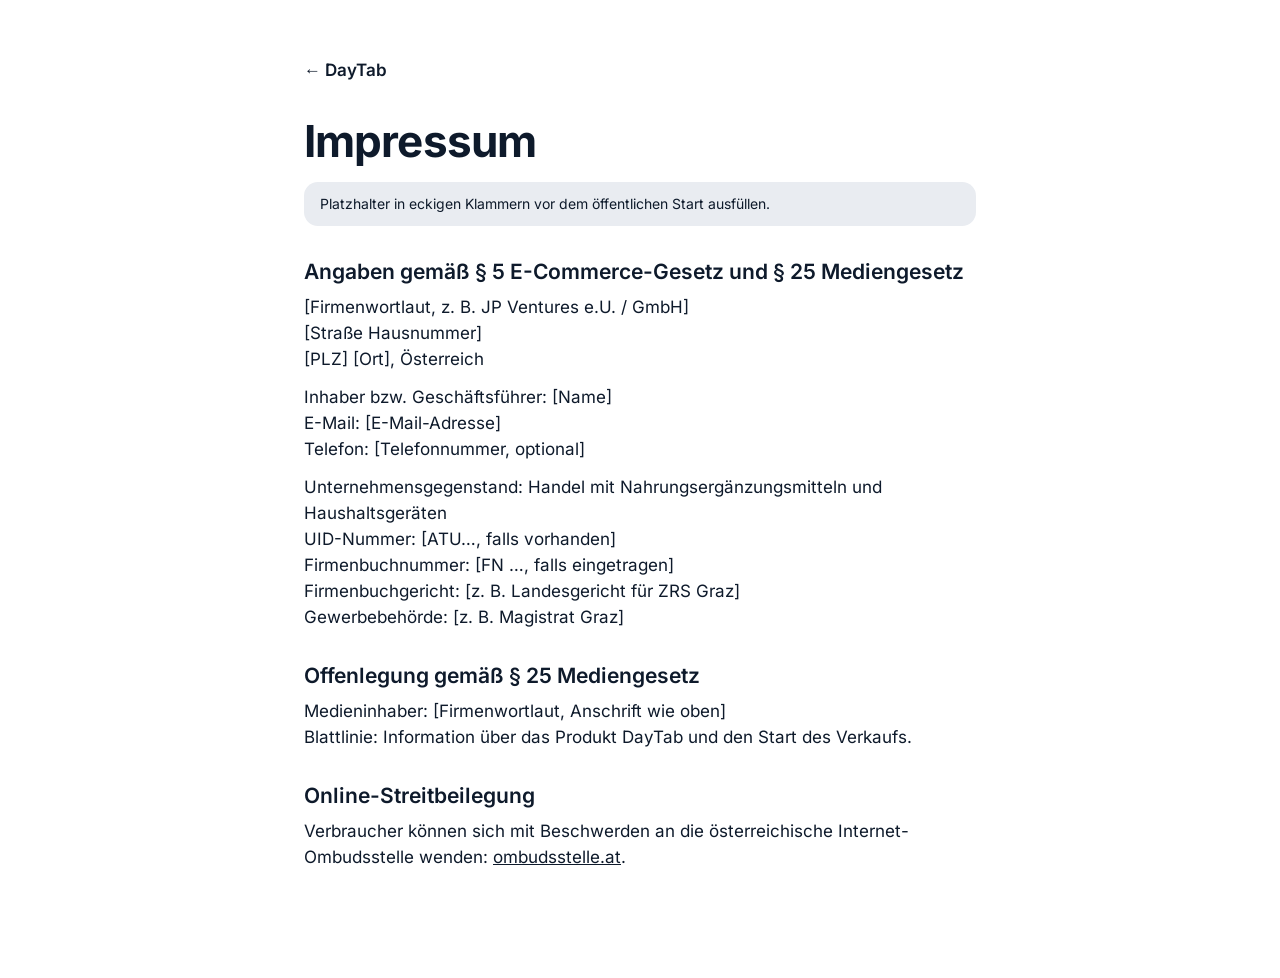
<file: impressum.html>
<!doctype html>
<html lang="de">
<head>
<meta charset="utf-8">
<meta name="viewport" content="width=device-width, initial-scale=1">
<title>Impressum – DayTab</title>
<meta name="robots" content="noindex">
<link rel="icon" href="/assets/daytab-zeichen.svg" type="image/svg+xml">
<link rel="stylesheet" href="/assets/site.css">
<link rel="stylesheet" href="/assets/legal.css">
</head>
<body>
<main class="legal">
  <a class="back" href="/">← DayTab</a>
  <h1>Impressum</h1>
  <p class="todo">Platzhalter in eckigen Klammern vor dem öffentlichen Start ausfüllen.</p>

  <h2>Angaben gemäß § 5 E-Commerce-Gesetz und § 25 Mediengesetz</h2>
  <p>[Firmenwortlaut, z. B. JP Ventures e.U. / GmbH]<br>
  [Straße Hausnummer]<br>
  [PLZ] [Ort], Österreich</p>

  <p>Inhaber bzw. Geschäftsführer: [Name]<br>
  E-Mail: [E-Mail-Adresse]<br>
  Telefon: [Telefonnummer, optional]</p>

  <p>Unternehmensgegenstand: Handel mit Nahrungsergänzungsmitteln und Haushaltsgeräten<br>
  UID-Nummer: [ATU…, falls vorhanden]<br>
  Firmenbuchnummer: [FN …, falls eingetragen]<br>
  Firmenbuchgericht: [z. B. Landesgericht für ZRS Graz]<br>
  Gewerbebehörde: [z. B. Magistrat Graz]</p>

  <h2>Offenlegung gemäß § 25 Mediengesetz</h2>
  <p>Medieninhaber: [Firmenwortlaut, Anschrift wie oben]<br>
  Blattlinie: Information über das Produkt DayTab und den Start des Verkaufs.</p>

  <h2>Online-Streitbeilegung</h2>
  <p>Verbraucher können sich mit Beschwerden an die österreichische Internet-Ombudsstelle wenden: <a href="https://www.ombudsstelle.at">ombudsstelle.at</a>.</p>
</main>
</body>
</html>
</file>
<file: assets/site.css>
/* DayTab – Tokens laut Design-System v2 „Mitternacht & Silber“ (https://claude.ai/artifact/2TGqF5XUy1YQGBZkBbN2jh). Schrift Inter (SIL OFL, fonts/OFL.txt), selbst gehostet. */
@font-face{font-family:'Inter';font-style:normal;font-display:swap;font-weight:400;src:url(/assets/fonts/inter-latin-400.woff2) format('woff2');unicode-range:U+0000-00FF,U+0131,U+0152-0153,U+02BB-02BC,U+02C6,U+02DA,U+02DC,U+0304,U+0308,U+0329,U+2000-206F,U+20AC,U+2122,U+2191,U+2193,U+2212,U+2215,U+FEFF,U+FFFD}
@font-face{font-family:'Inter';font-style:normal;font-display:swap;font-weight:400;src:url(/assets/fonts/inter-latin-ext-400.woff2) format('woff2');unicode-range:U+0100-02BA,U+02BD-02C5,U+02C7-02CC,U+02CE-02D7,U+02DD-02FF,U+0304,U+0308,U+0329,U+1D00-1DBF,U+1E00-1E9F,U+1EF2-1EFF,U+2020,U+20A0-20AB,U+20AD-20C0,U+2113,U+2C60-2C7F,U+A720-A7FF}
@font-face{font-family:'Inter';font-style:normal;font-display:swap;font-weight:600;src:url(/assets/fonts/inter-latin-600.woff2) format('woff2');unicode-range:U+0000-00FF,U+0131,U+0152-0153,U+02BB-02BC,U+02C6,U+02DA,U+02DC,U+0304,U+0308,U+0329,U+2000-206F,U+20AC,U+2122,U+2191,U+2193,U+2212,U+2215,U+FEFF,U+FFFD}
@font-face{font-family:'Inter';font-style:normal;font-display:swap;font-weight:600;src:url(/assets/fonts/inter-latin-ext-600.woff2) format('woff2');unicode-range:U+0100-02BA,U+02BD-02C5,U+02C7-02CC,U+02CE-02D7,U+02DD-02FF,U+0304,U+0308,U+0329,U+1D00-1DBF,U+1E00-1E9F,U+1EF2-1EFF,U+2020,U+20A0-20AB,U+20AD-20C0,U+2113,U+2C60-2C7F,U+A720-A7FF}
@font-face{font-family:'Inter';font-style:normal;font-display:swap;font-weight:700;src:url(/assets/fonts/inter-latin-700.woff2) format('woff2');unicode-range:U+0000-00FF,U+0131,U+0152-0153,U+02BB-02BC,U+02C6,U+02DA,U+02DC,U+0304,U+0308,U+0329,U+2000-206F,U+20AC,U+2122,U+2191,U+2193,U+2212,U+2215,U+FEFF,U+FFFD}
@font-face{font-family:'Inter';font-style:normal;font-display:swap;font-weight:700;src:url(/assets/fonts/inter-latin-ext-700.woff2) format('woff2');unicode-range:U+0100-02BA,U+02BD-02C5,U+02C7-02CC,U+02CE-02D7,U+02DD-02FF,U+0304,U+0308,U+0329,U+1D00-1DBF,U+1E00-1E9F,U+1EF2-1EFF,U+2020,U+20A0-20AB,U+20AD-20C0,U+2113,U+2C60-2C7F,U+A720-A7FF}
:root{
  --ink:#0E1A2B;--ink-muted:#5A6577;--surface:#FFFFFF;--surface-mist:#F2F4F7;--line:#D5DAE1;--line-strong:#848C99;
  --brand-silver:#848C99;--brand-silver-soft:#E9ECF1;--action:#0E1A2B;--on-action:#FFFFFF;--focus:#0E1A2B;
  --signal-ok:#2E7D46;--signal-error:#C62828;
  --produkt-omega3:#2563C9;--produkt-d3:#E3A21A;--produkt-q10:#7B3FC4;--produkt-zink:#5B6573;--produkt-vitc:#2E9E52;--produkt-mg:#127C8A;
  --space-1:4px;--space-2:8px;--space-3:12px;--space-4:16px;--space-6:24px;--space-8:32px;--space-12:48px;--space-16:64px;--space-24:96px;
  --radius-s:8px;--radius-m:14px;--radius-l:24px;--radius-xl:32px;--radius-pill:999px;
  --shadow-soft:0 8px 24px rgba(17,20,24,0.08);
  --font-sans:"Inter",-apple-system,BlinkMacSystemFont,"Helvetica Neue",Arial,sans-serif;
  --wrap:1120px;
}
*{box-sizing:border-box}
html{-webkit-text-size-adjust:100%}
body{margin:0;background:var(--surface);color:var(--ink);font-family:var(--font-sans);font-size:17px;line-height:26px;-webkit-font-smoothing:antialiased}
a{color:var(--ink)}
:focus-visible{outline:2px solid var(--focus);outline-offset:2px}
.wrap{max-width:var(--wrap);margin:0 auto;padding-left:max(var(--space-6),env(safe-area-inset-left,0px));padding-right:max(var(--space-6),env(safe-area-inset-right,0px))}
@media(min-width:900px){.wrap{padding-left:var(--space-16);padding-right:var(--space-16)}}
</file>
<file: assets/legal.css>
body{background:var(--surface)}
.legal{max-width:720px;margin:0 auto;padding:var(--space-12) max(var(--space-6),env(safe-area-inset-right,0px)) var(--space-24) max(var(--space-6),env(safe-area-inset-left,0px))}
.legal h1{font-size:44px;line-height:50px;font-weight:700;letter-spacing:-.02em;margin:var(--space-6) 0 var(--space-4)}
.legal h2{font-size:21px;line-height:28px;font-weight:600;margin:var(--space-8) 0 var(--space-2)}
.legal p{margin:0 0 var(--space-3);color:var(--ink)}
.back{display:inline-flex;align-items:center;min-height:44px;font-size:17px;font-weight:600;text-decoration:none;color:var(--ink)}
.todo{background:var(--brand-silver-soft);color:var(--ink)!important;padding:var(--space-3) var(--space-4);border-radius:var(--radius-m);font-size:14px;line-height:20px}
</file>
